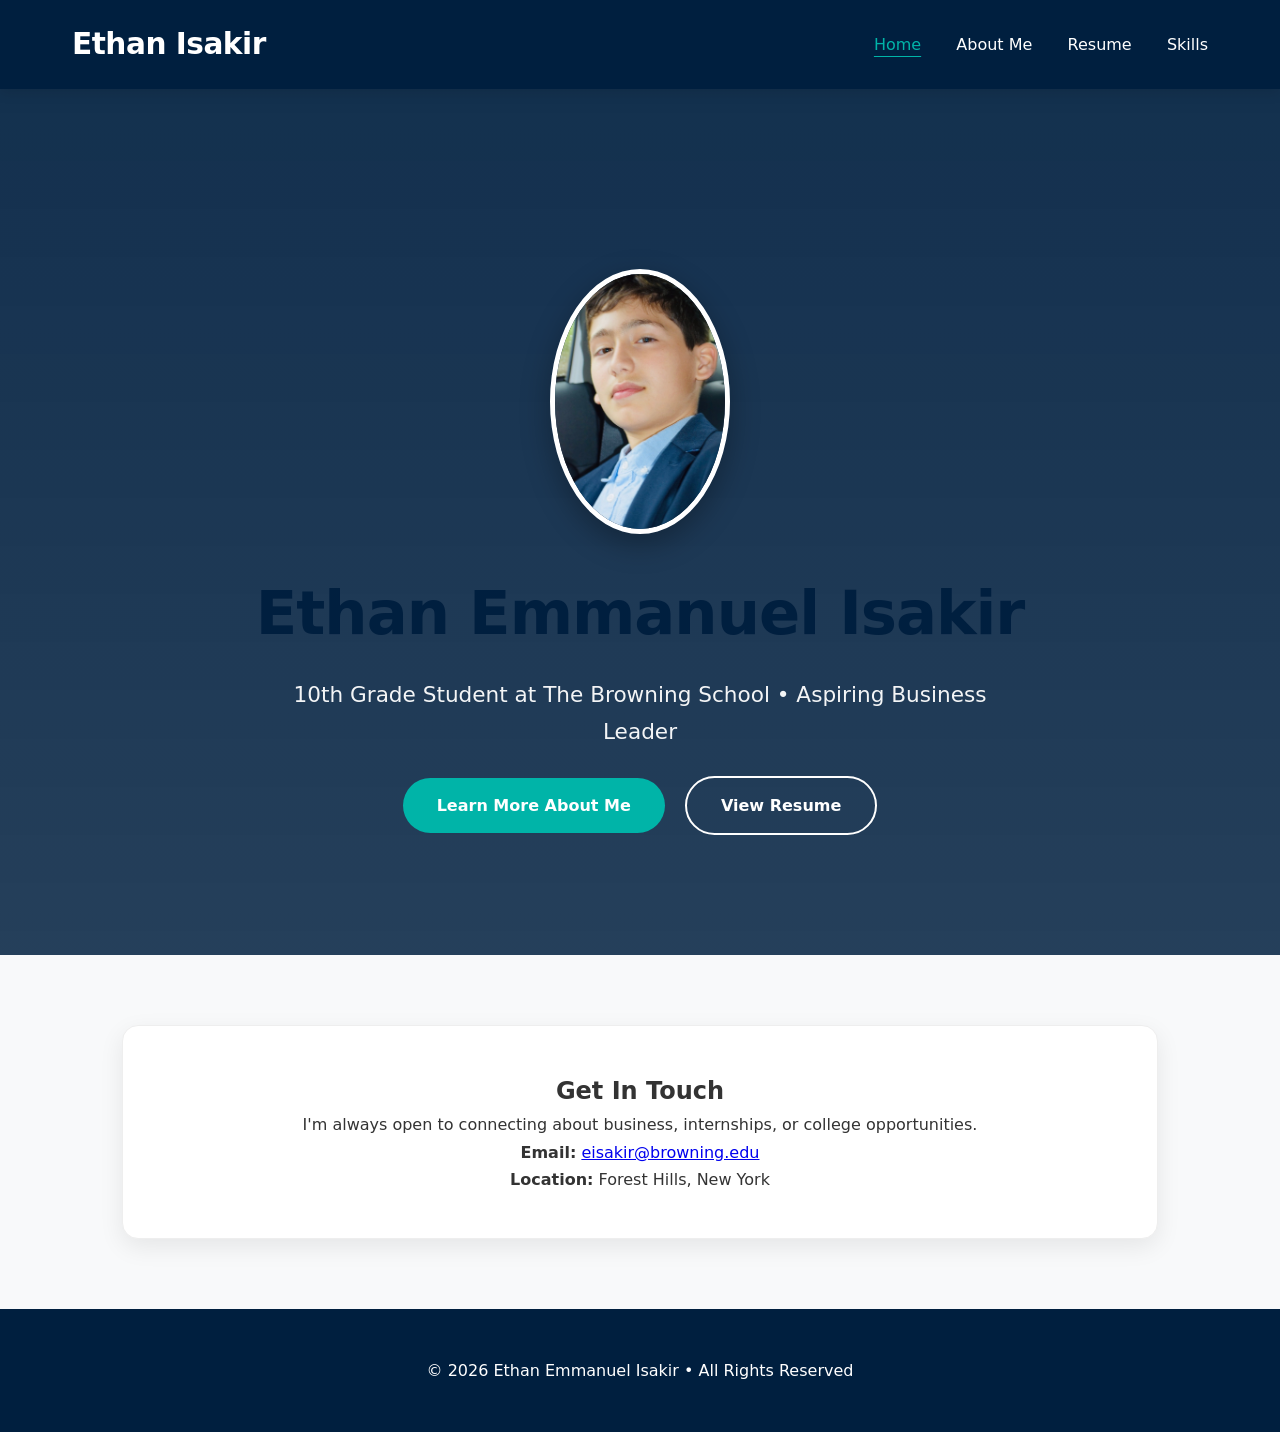
<file: index.html>
<!DOCTYPE html>
<html lang="en">
<head>
    <meta charset="UTF-8">
    <meta name="viewport" content="width=device-width, initial-scale=1.0">
    <title>Ethan Isakir | Portfolio</title>
    <link rel="stylesheet" href="styles.css">
</head>
<body>
    <nav>
        <div class="nav-container">
            <h2>Ethan Isakir</h2>
            <ul>
                <li><a href="index.html" class="active">Home</a></li>
                <li><a href="about.html">About Me</a></li>
                <li><a href="resume.html">Resume</a></li>
                <li><a href="skills.html">Skills</a></li>
            </ul>
        </div>
    </nav>

    <header class="hero">
        <img src="photo.jpg" alt="Ethan Isakir" style="width: 180px; border-radius: 50%; border: 5px solid white; margin-bottom: 20px;">
        <h1>Ethan Emmanuel Isakir</h1>
        <p>10th Grade Student at The Browning School • Aspiring Business Leader</p>
        <a href="about.html" class="btn">Learn More About Me</a>
        <a href="resume.html" class="btn" style="margin-left: 15px; background: transparent; border: 2px solid white;">View Resume</a>
    </header>

    <!-- Updated Contact Section -->
    <section class="content">
        <div class="card" style="text-align: center;">
            <h2>Get In Touch</h2>
            <p>I'm always open to connecting about business, internships, or college opportunities.</p>
            <p><strong>Email:</strong> <a href="mailto:eisakir@browning.edu">eisakir@browning.edu</a></p>
            <p><strong>Location:</strong> Forest Hills, New York</p>
        </div>
    </section>

    <footer>
        <p>&copy; 2026 Ethan Emmanuel Isakir • All Rights Reserved</p>
    </footer>
</body>
</html>
</file>
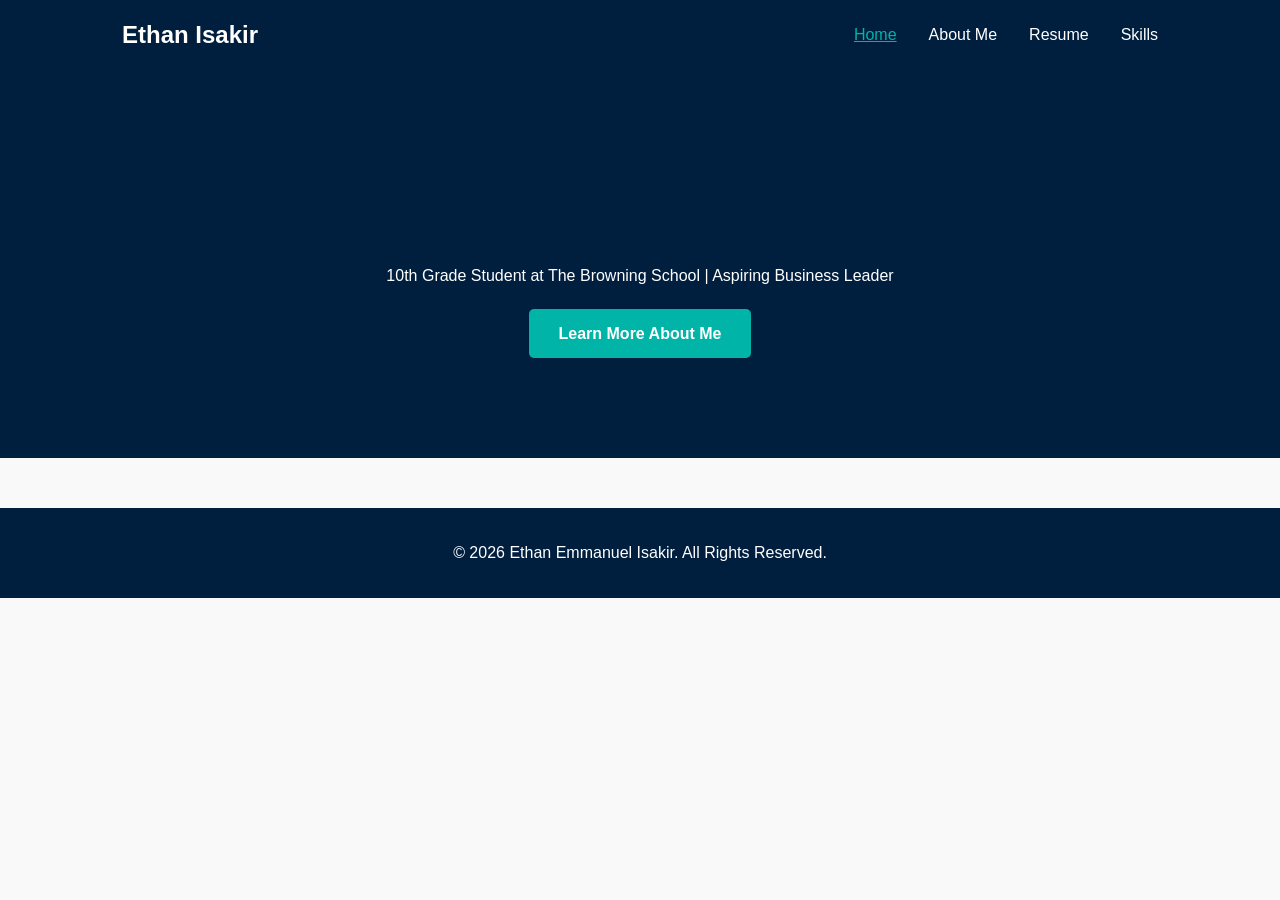
<file: Project/index.html>
<!DOCTYPE html>
<html lang="en">
<head>
    <meta charset="UTF-8">
    <meta name="viewport" content="width=device-width, initial-scale=1.0">
    <title>Ethan Emmanuel Isakir</title>
    <link rel="stylesheet" href="styles.css">
</head>
<body>
    <nav>
        <div class="nav-container">
            <h2>Ethan Isakir</h2>
            <ul>
                <li><a href="index.html" class="active">Home</a></li>
                <li><a href="about.html">About Me</a></li>
                <li><a href="resume.html">Resume</a></li>
                <li><a href="skills.html">Skills</a></li>
            </ul>
        </div>
    </nav>

    <header class="hero">
        <h1>Welcome to My Portfolio</h1>
        <p>10th Grade Student at The Browning School | Aspiring Business Leader</p>
        <a href="about.html" class="btn">Learn More About Me</a>
    </header>

    <footer>
        <p>&copy; 2026 Ethan Emmanuel Isakir. All Rights Reserved.</p>
    </footer>
</body>
</html>
</file>
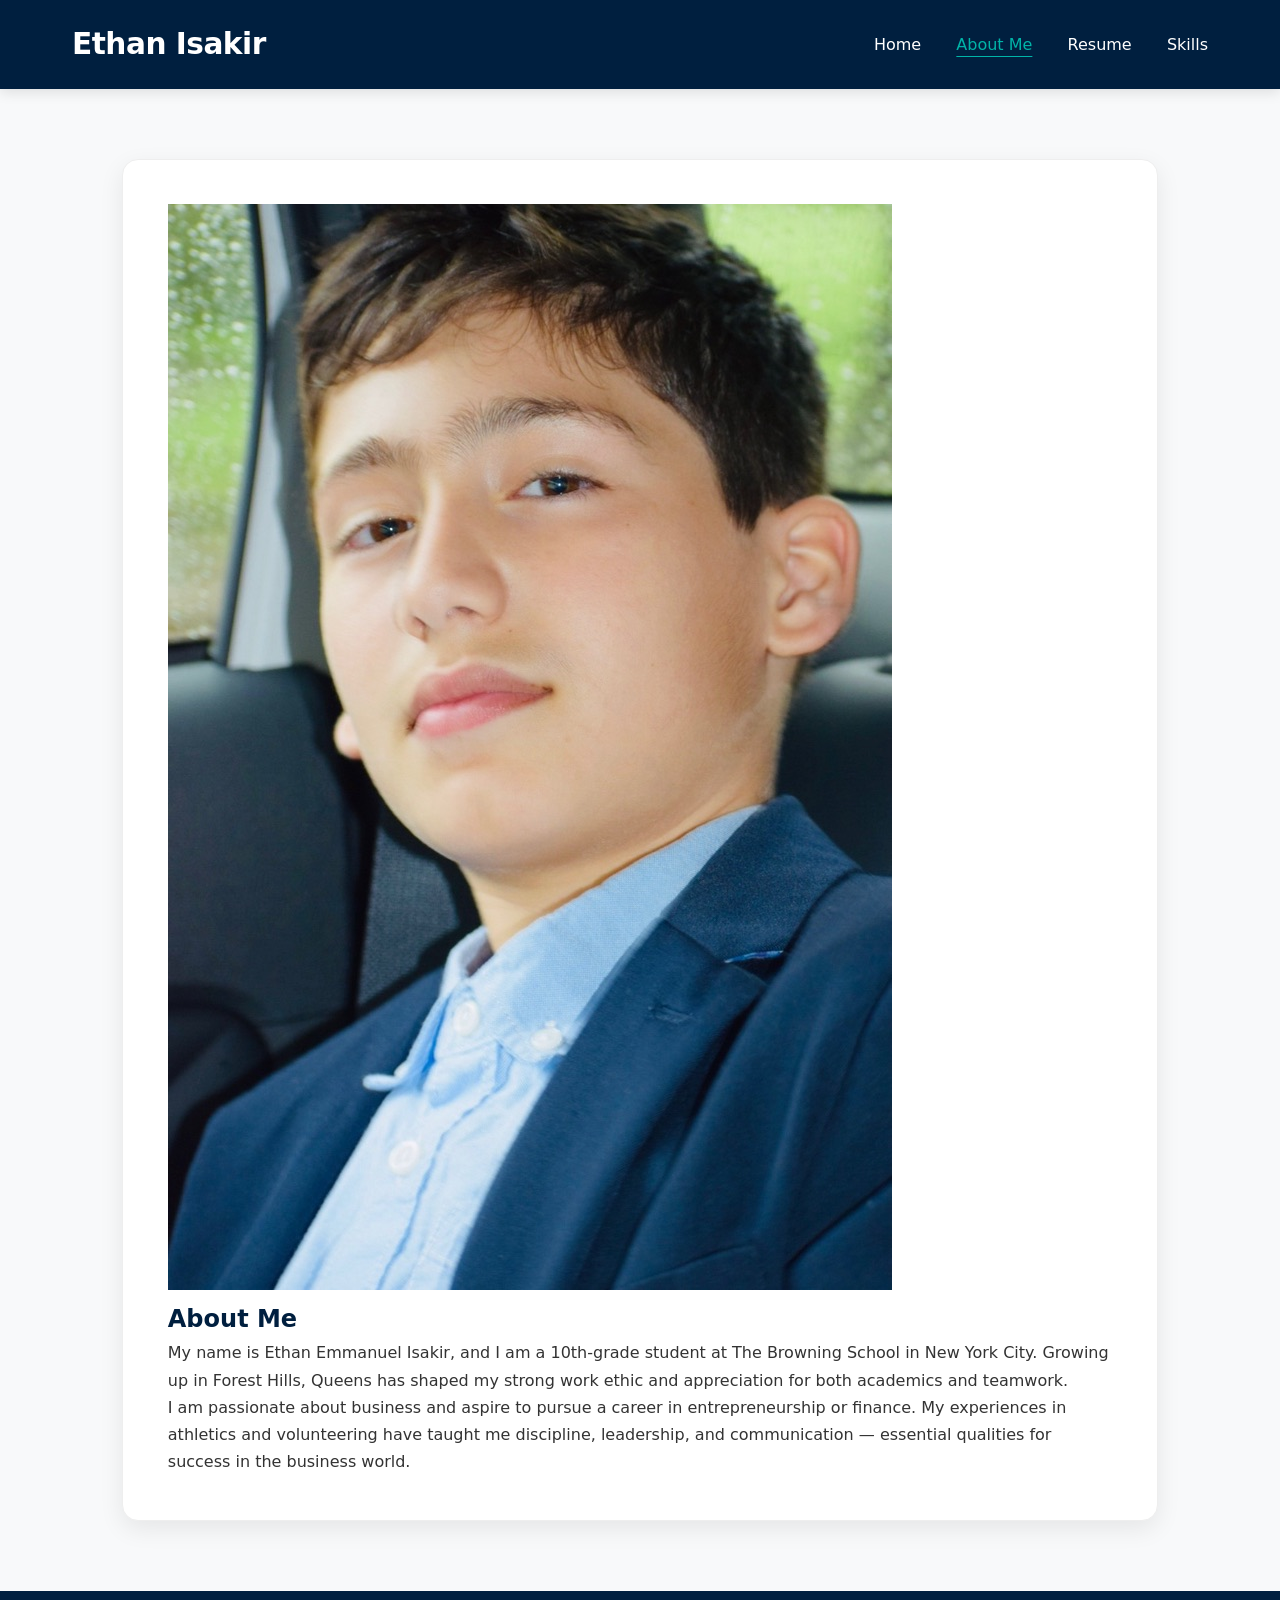
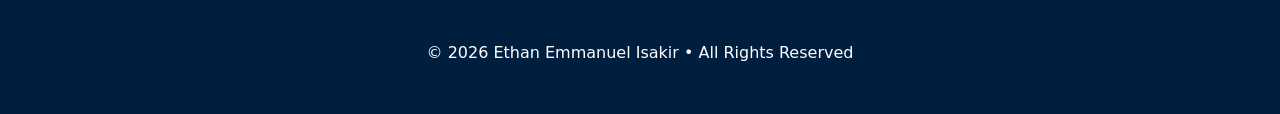
<file: about.html>
<!DOCTYPE html>
<html lang="en">
<head>
    <meta charset="UTF-8">
    <meta name="viewport" content="width=device-width, initial-scale=1.0">
    <title>About Me - Ethan Isakir</title>
    <link rel="stylesheet" href="styles.css">
</head>
<body>
    <nav>
        <div class="nav-container">
            <h2>Ethan Isakir</h2>
            <ul>
                <li><a href="index.html">Home</a></li>
                <li><a href="about.html" class="active">About Me</a></li>
                <li><a href="resume.html">Resume</a></li>
                <li><a href="skills.html">Skills</a></li>
            </ul>
        </div>
    </nav>

    <section class="content">
        <div class="card">
            <img src="photo.jpg" alt="Ethan Isakir" class="profile">
            <h1>About Me</h1>
            <p>My name is Ethan Emmanuel Isakir, and I am a 10th-grade student at The Browning School in New York City. Growing up in Forest Hills, Queens has shaped my strong work ethic and appreciation for both academics and teamwork.</p>
            
            <p>I am passionate about business and aspire to pursue a career in entrepreneurship or finance. My experiences in athletics and volunteering have taught me discipline, leadership, and communication — essential qualities for success in the business world.</p>
        </div>
    </section>

    <footer>
        <p>&copy; 2026 Ethan Emmanuel Isakir • All Rights Reserved</p>
    </footer>
</body>
</html>
</file>
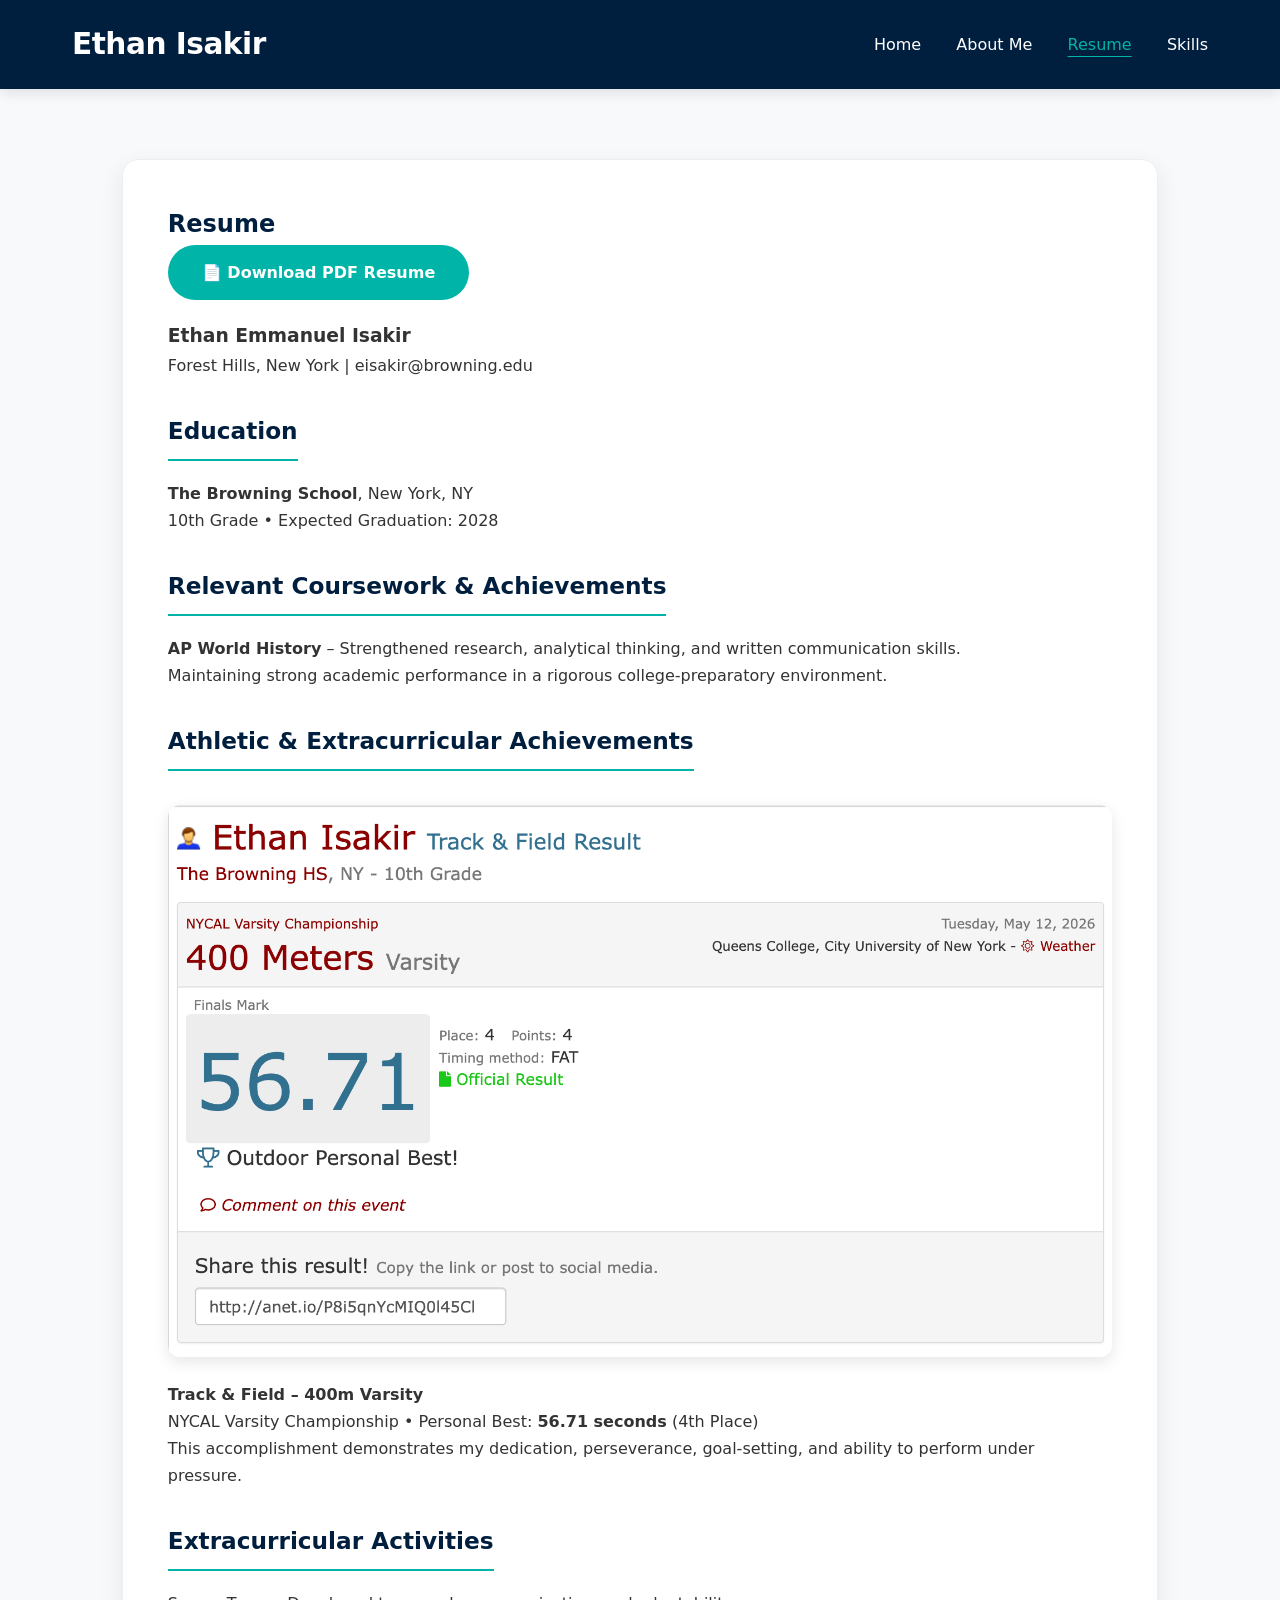
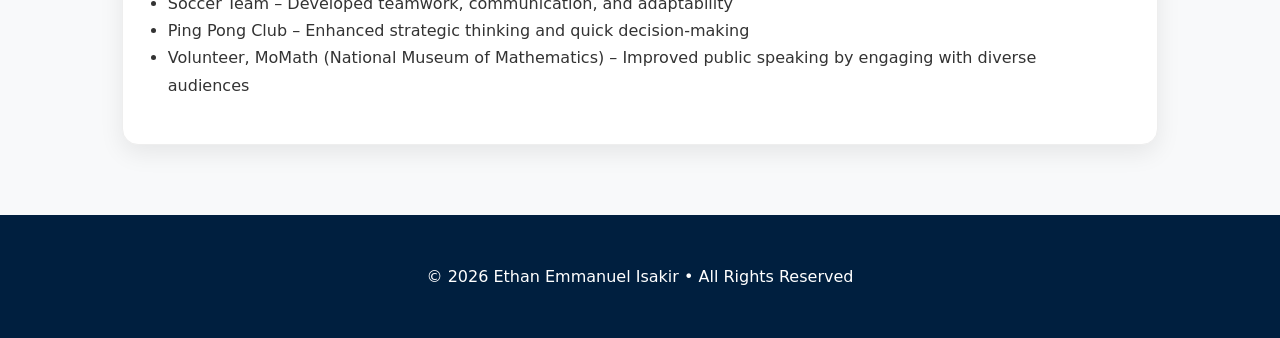
<file: resume.html>
<!DOCTYPE html>
<html lang="en">
<head>
    <meta charset="UTF-8">
    <meta name="viewport" content="width=device-width, initial-scale=1.0">
    <title>Resume - Ethan Isakir</title>
    <link rel="stylesheet" href="styles.css">
</head>
<body>
    <nav>
        <div class="nav-container">
            <h2>Ethan Isakir</h2>
            <ul>
                <li><a href="index.html">Home</a></li>
                <li><a href="about.html">About Me</a></li>
                <li><a href="resume.html" class="active">Resume</a></li>
                <li><a href="skills.html">Skills</a></li>
            </ul>
        </div>
    </nav>

    <section class="content">
        <div class="card">
            <h1>Resume</h1>
            <div style="margin-bottom: 20px;">
                <a href="resume.pdf" class="btn">📄 Download PDF Resume</a>
            </div>
            
            <h3>Ethan Emmanuel Isakir</h3>
            <p>Forest Hills, New York | eisakir@browning.edu</p>

            <h4>Education</h4>
            <p><strong>The Browning School</strong>, New York, NY<br>
            10th Grade • Expected Graduation: 2028</p>

            <h4>Relevant Coursework & Achievements</h4>
            <p><strong>AP World History</strong> – Strengthened research, analytical thinking, and written communication skills.</p>
            <p>Maintaining strong academic performance in a rigorous college-preparatory environment.</p>

            <h4>Athletic & Extracurricular Achievements</h4>
            <img src="track-result.jpg" alt="400m Track Result" style="max-width: 100%; border-radius: 12px; margin: 15px 0; box-shadow: 0 5px 15px rgba(0,0,0,0.1);">
            <p><strong>Track & Field – 400m Varsity</strong><br>
            NYCAL Varsity Championship • Personal Best: <strong>56.71 seconds</strong> (4th Place)<br>
            This accomplishment demonstrates my dedication, perseverance, goal-setting, and ability to perform under pressure.</p>

            <h4>Extracurricular Activities</h4>
            <ul>
                <li>Soccer Team – Developed teamwork, communication, and adaptability</li>
                <li>Ping Pong Club – Enhanced strategic thinking and quick decision-making</li>
                <li>Volunteer, MoMath (National Museum of Mathematics) – Improved public speaking by engaging with diverse audiences</li>
            </ul>
        </div>
    </section>

    <footer>
        <p>&copy; 2026 Ethan Emmanuel Isakir • All Rights Reserved</p>
    </footer>
</body>
</html>
</file>
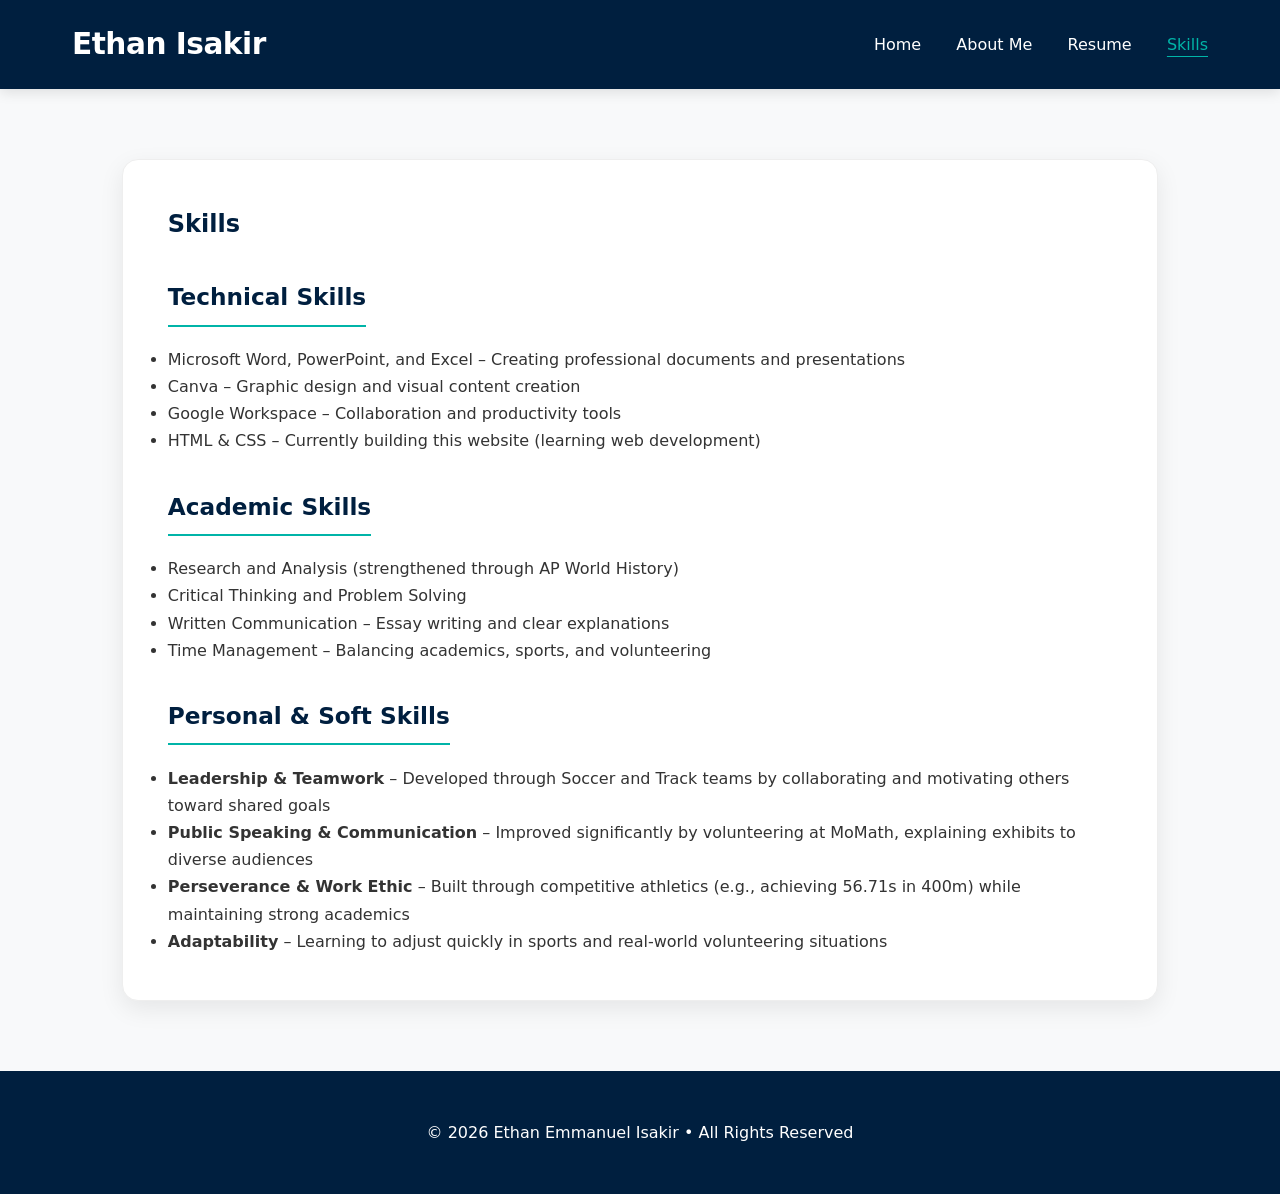
<file: skills.html>
<!DOCTYPE html>
<html lang="en">
<head>
    <meta charset="UTF-8">
    <meta name="viewport" content="width=device-width, initial-scale=1.0">
    <title>Skills - Ethan Isakir</title>
    <link rel="stylesheet" href="styles.css">
</head>
<body>
    <nav>
        <div class="nav-container">
            <h2>Ethan Isakir</h2>
            <ul>
                <li><a href="index.html">Home</a></li>
                <li><a href="about.html">About Me</a></li>
                <li><a href="resume.html">Resume</a></li>
                <li><a href="skills.html" class="active">Skills</a></li>
            </ul>
        </div>
    </nav>

    <section class="content">
        <div class="card">
            <h1>Skills</h1>

            <h4>Technical Skills</h4>
            <ul>
                <li>Microsoft Word, PowerPoint, and Excel – Creating professional documents and presentations</li>
                <li>Canva – Graphic design and visual content creation</li>
                <li>Google Workspace – Collaboration and productivity tools</li>
                <li>HTML & CSS – Currently building this website (learning web development)</li>
            </ul>

            <h4>Academic Skills</h4>
            <ul>
                <li>Research and Analysis (strengthened through AP World History)</li>
                <li>Critical Thinking and Problem Solving</li>
                <li>Written Communication – Essay writing and clear explanations</li>
                <li>Time Management – Balancing academics, sports, and volunteering</li>
            </ul>

            <h4>Personal & Soft Skills</h4>
            <ul>
                <li><strong>Leadership & Teamwork</strong> – Developed through Soccer and Track teams by collaborating and motivating others toward shared goals</li>
                <li><strong>Public Speaking & Communication</strong> – Improved significantly by volunteering at MoMath, explaining exhibits to diverse audiences</li>
                <li><strong>Perseverance & Work Ethic</strong> – Built through competitive athletics (e.g., achieving 56.71s in 400m) while maintaining strong academics</li>
                <li><strong>Adaptability</strong> – Learning to adjust quickly in sports and real-world volunteering situations</li>
            </ul>
        </div>
    </section>

    <footer>
        <p>&copy; 2026 Ethan Emmanuel Isakir • All Rights Reserved</p>
    </footer>
</body>
</html>
</file>
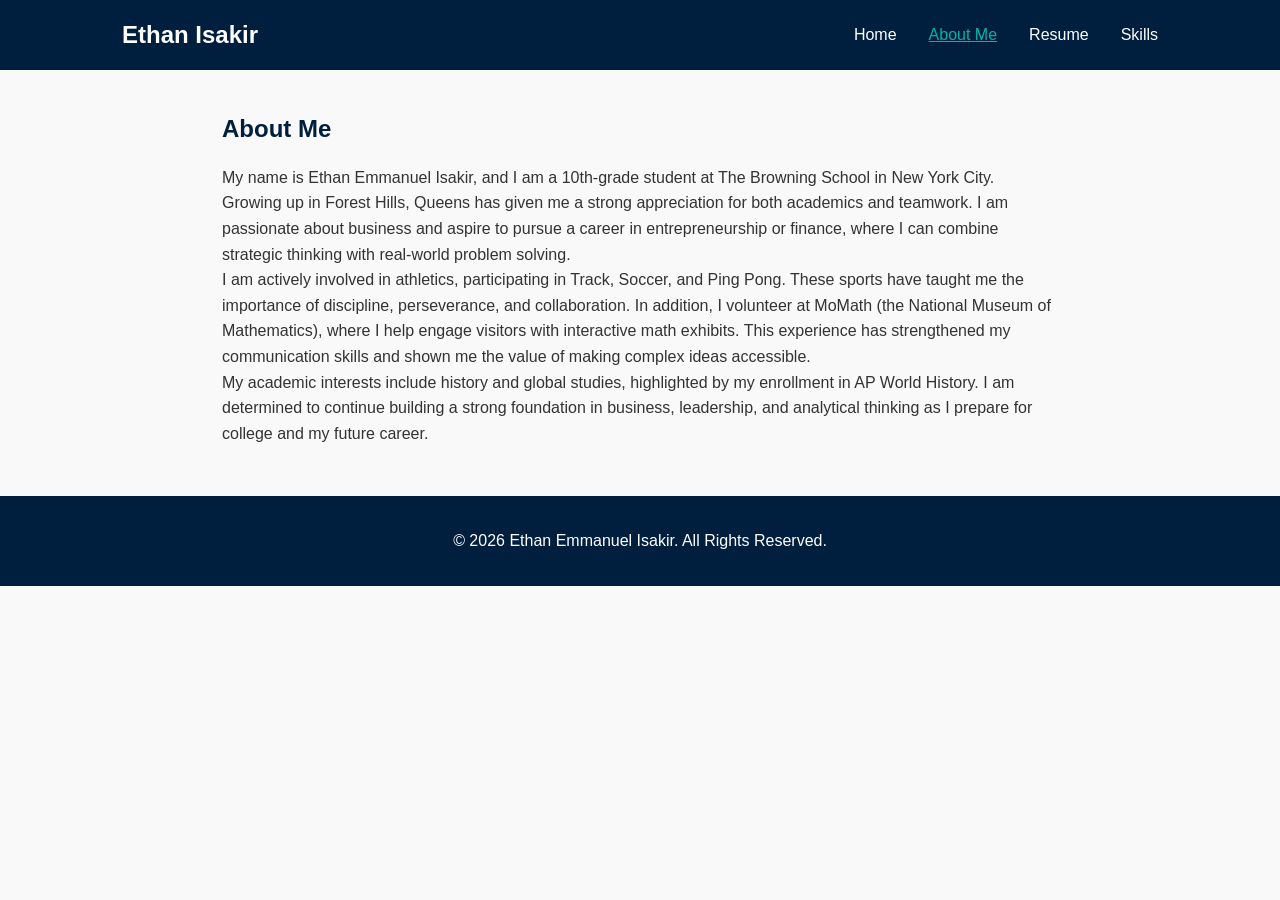
<file: Project/about.html>
<!DOCTYPE html>
<html lang="en">
<head>
    <meta charset="UTF-8">
    <meta name="viewport" content="width=device-width, initial-scale=1.0">
    <title>About Me - Ethan Isakir</title>
    <link rel="stylesheet" href="styles.css">
</head>
<body>
    <nav>
        <div class="nav-container">
            <h2>Ethan Isakir</h2>
            <ul>
                <li><a href="index.html">Home</a></li>
                <li><a href="about.html" class="active">About Me</a></li>
                <li><a href="resume.html">Resume</a></li>
                <li><a href="skills.html">Skills</a></li>
            </ul>
        </div>
    </nav>

    <section class="content">
        <h1>About Me</h1>
        <p>My name is Ethan Emmanuel Isakir, and I am a 10th-grade student at The Browning School in New York City. Growing up in Forest Hills, Queens has given me a strong appreciation for both academics and teamwork. I am passionate about business and aspire to pursue a career in entrepreneurship or finance, where I can combine strategic thinking with real-world problem solving.</p>
        
        <p>I am actively involved in athletics, participating in Track, Soccer, and Ping Pong. These sports have taught me the importance of discipline, perseverance, and collaboration. In addition, I volunteer at MoMath (the National Museum of Mathematics), where I help engage visitors with interactive math exhibits. This experience has strengthened my communication skills and shown me the value of making complex ideas accessible.</p>
        
        <p>My academic interests include history and global studies, highlighted by my enrollment in AP World History. I am determined to continue building a strong foundation in business, leadership, and analytical thinking as I prepare for college and my future career.</p>
    </section>

    <footer>
        <p>&copy; 2026 Ethan Emmanuel Isakir. All Rights Reserved.</p>
    </footer>
</body>
</html>
</file>
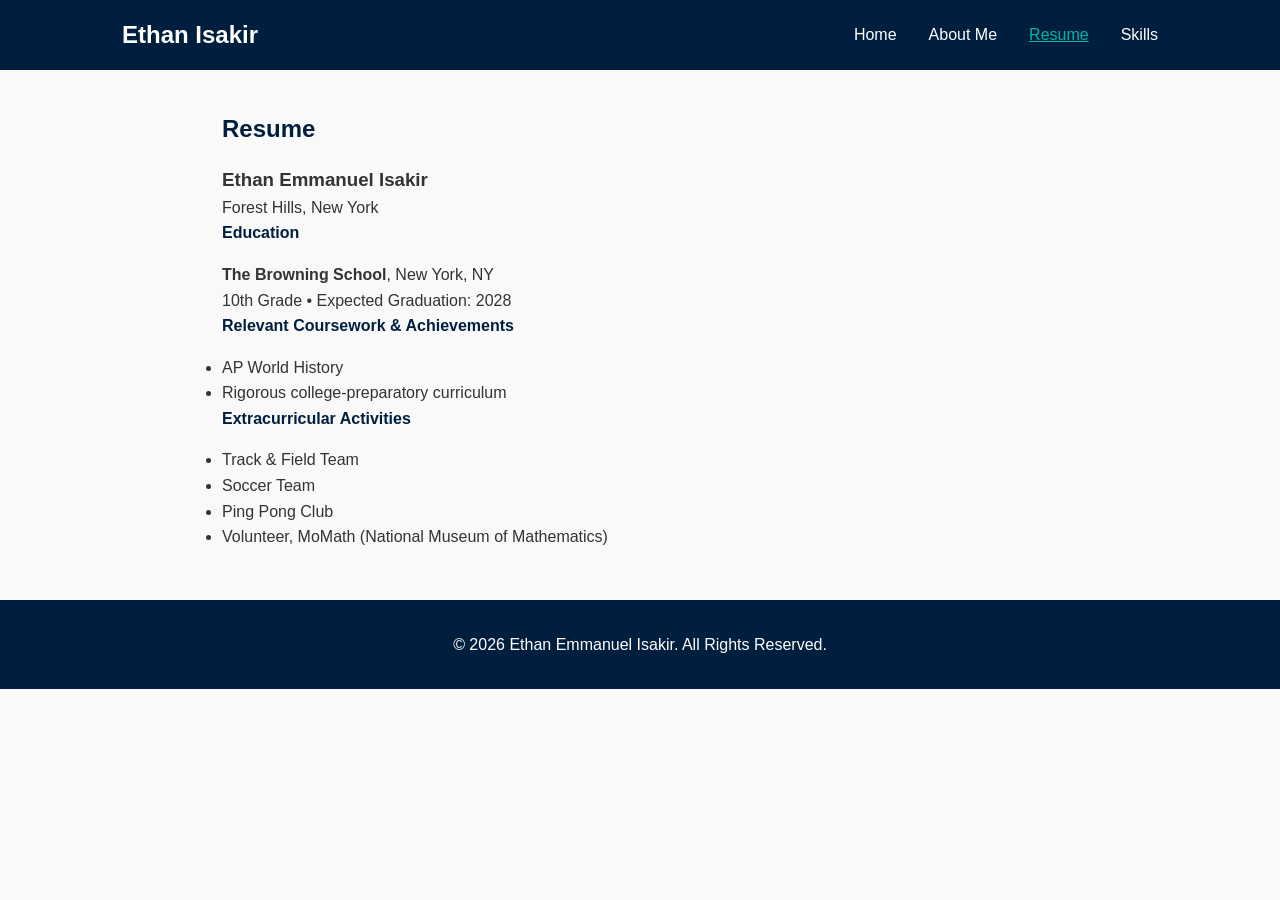
<file: Project/resume.html>
<!DOCTYPE html>
<html lang="en">
<head>
    <meta charset="UTF-8">
    <meta name="viewport" content="width=device-width, initial-scale=1.0">
    <title>Resume - Ethan Isakir</title>
    <link rel="stylesheet" href="styles.css">
</head>
<body>
    <nav>
        <div class="nav-container">
            <h2>Ethan Isakir</h2>
            <ul>
                <li><a href="index.html">Home</a></li>
                <li><a href="about.html">About Me</a></li>
                <li><a href="resume.html" class="active">Resume</a></li>
                <li><a href="skills.html">Skills</a></li>
            </ul>
        </div>
    </nav>

    <section class="content">
        <h1>Resume</h1>
        <h3>Ethan Emmanuel Isakir</h3>
        <p>Forest Hills, New York</p>

        <h4>Education</h4>
        <p><strong>The Browning School</strong>, New York, NY<br>
        10th Grade • Expected Graduation: 2028</p>

        <h4>Relevant Coursework & Achievements</h4>
        <ul>
            <li>AP World History</li>
            <li>Rigorous college-preparatory curriculum</li>
        </ul>

        <h4>Extracurricular Activities</h4>
        <ul>
            <li>Track & Field Team</li>
            <li>Soccer Team</li>
            <li>Ping Pong Club</li>
            <li>Volunteer, MoMath (National Museum of Mathematics)</li>
        </ul>
    </section>

    <footer>
        <p>&copy; 2026 Ethan Emmanuel Isakir. All Rights Reserved.</p>
    </footer>
</body>
</html>
</file>
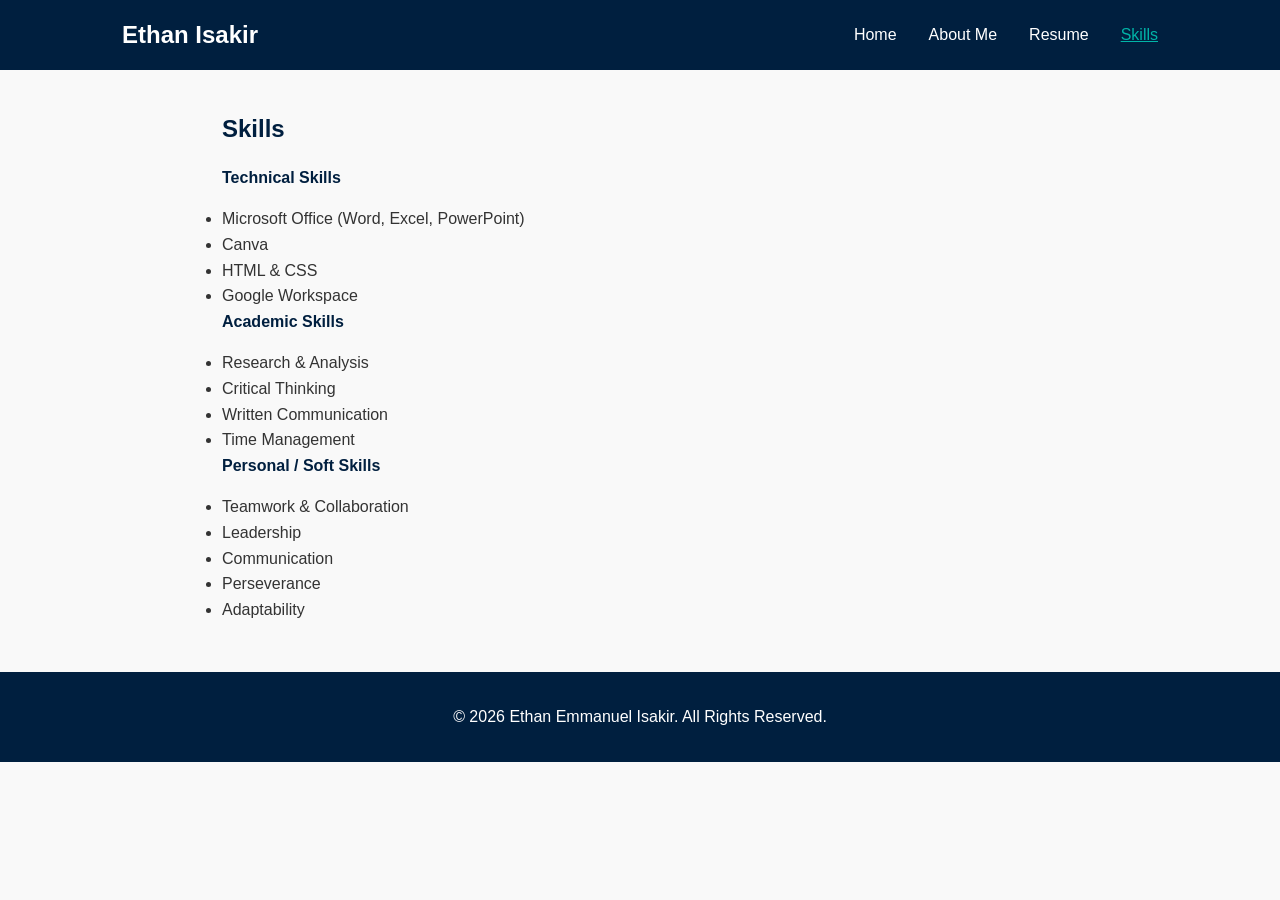
<file: Project/skills.html>
<!DOCTYPE html>
<html lang="en">
<head>
    <meta charset="UTF-8">
    <meta name="viewport" content="width=device-width, initial-scale=1.0">
    <title>Skills - Ethan Isakir</title>
    <link rel="stylesheet" href="styles.css">
</head>
<body>
    <nav>
        <div class="nav-container">
            <h2>Ethan Isakir</h2>
            <ul>
                <li><a href="index.html">Home</a></li>
                <li><a href="about.html">About Me</a></li>
                <li><a href="resume.html">Resume</a></li>
                <li><a href="skills.html" class="active">Skills</a></li>
            </ul>
        </div>
    </nav>

    <section class="content">
        <h1>Skills</h1>
        
        <h4>Technical Skills</h4>
        <ul>
            <li>Microsoft Office (Word, Excel, PowerPoint)</li>
            <li>Canva</li>
            <li>HTML & CSS</li>
            <li>Google Workspace</li>
        </ul>

        <h4>Academic Skills</h4>
        <ul>
            <li>Research & Analysis</li>
            <li>Critical Thinking</li>
            <li>Written Communication</li>
            <li>Time Management</li>
        </ul>

        <h4>Personal / Soft Skills</h4>
        <ul>
            <li>Teamwork & Collaboration</li>
            <li>Leadership</li>
            <li>Communication</li>
            <li>Perseverance</li>
            <li>Adaptability</li>
        </ul>
    </section>

    <footer>
        <p>&copy; 2026 Ethan Emmanuel Isakir. All Rights Reserved.</p>
    </footer>
</body>
</html>
</file>
<file: styles.css>
* {
    margin: 0;
    padding: 0;
    box-sizing: border-box;
}

body {
    font-family: 'Segoe UI', system-ui, sans-serif;
    line-height: 1.7;
    color: #333;
    background-color: #f8f9fa;
}

nav {
    background-color: #001F3F;
    color: white;
    position: sticky;
    top: 0;
    z-index: 100;
    box-shadow: 0 4px 12px rgba(0,0,0,0.1);
}

.nav-container {
    max-width: 1200px;
    margin: 0 auto;
    padding: 1.2rem 2rem;
    display: flex;
    justify-content: space-between;
    align-items: center;
}

nav h2 {
    color: #fff;
    font-size: 1.85rem;
    letter-spacing: -0.5px;
}

nav ul {
    list-style: none;
    display: flex;
    gap: 2.2rem;
}

nav a {
    color: white;
    text-decoration: none;
    font-weight: 500;
    transition: all 0.3s;
}

nav a:hover, nav a.active {
    color: #00B4A8;
    text-decoration: underline;
    text-underline-offset: 6px;
}

.hero {
    background: linear-gradient(rgba(0,31,63,0.92), rgba(0,31,63,0.85)), 
                url('https://source.unsplash.com/random/1920x1080/?newyork,skyline') center/cover;
    color: white;
    text-align: center;
    padding: 180px 20px 120px;
}

.hero img {
    width: 190px;
    border-radius: 50%;
    border: 6px solid rgba(255,255,255,0.9);
    margin-bottom: 25px;
    box-shadow: 0 10px 30px rgba(0,0,0,0.3);
}

.hero h1 {
    font-size: 3.8rem;
    margin-bottom: 12px;
    letter-spacing: -1px;
}

.hero p {
    font-size: 1.35rem;
    max-width: 700px;
    margin: 0 auto 25px;
    opacity: 0.95;
}

.btn {
    background-color: #00B4A8;
    color: white;
    padding: 14px 34px;
    border-radius: 50px;
    text-decoration: none;
    font-weight: 600;
    transition: all 0.3s;
    display: inline-block;
}

.btn:hover {
    background-color: #00997f;
    transform: translateY(-4px);
    box-shadow: 0 8px 20px rgba(0,180,168,0.3);
}

.content {
    max-width: 1100px;
    margin: 70px auto;
    padding: 0 2rem;
}

.card {
    background: white;
    border-radius: 16px;
    box-shadow: 0 8px 25px rgba(0,0,0,0.08);
    padding: 2.8rem;
    margin-bottom: 2.8rem;
    border: 1px solid #eee;
}

h1, h4 {
    color: #001F3F;
}

h4 {
    font-size: 1.45rem;
    margin: 2rem 0 1.2rem;
    border-bottom: 2px solid #00B4A8;
    padding-bottom: 8px;
    display: inline-block;
}

footer {
    text-align: center;
    padding: 3rem;
    background-color: #001F3F;
    color: white;
    margin-top: 4rem;
}

/* Responsive */
@media (max-width: 768px) {
    .nav-container { flex-direction: column; gap: 1rem; }
    nav ul { gap: 1.5rem; }
    .hero h1 { font-size: 2.8rem; }
}
</file>
<file: Project/styles.css>
* {
    margin: 0;
    padding: 0;
    box-sizing: border-box;
}

body {
    font-family: 'Segoe UI', Tahoma, Geneva, Verdana, sans-serif;
    line-height: 1.6;
    color: #333;
    background-color: #f9f9f9;
}

nav {
    background-color: #001F3F;
    color: white;
    padding: 1rem 0;
    position: sticky;
    top: 0;
    z-index: 100;
}

.nav-container {
    max-width: 1100px;
    margin: 0 auto;
    display: flex;
    justify-content: space-between;
    align-items: center;
    padding: 0 2rem;
}

nav ul {
    list-style: none;
    display: flex;
    gap: 2rem;
}

nav a {
    color: white;
    text-decoration: none;
    font-weight: 500;
}

nav a:hover, nav a.active {
    color: #00B4A8;
    text-decoration: underline;
}

.hero {
    background-color: #001F3F;
    color: white;
    text-align: center;
    padding: 100px 20px;
}

.hero h1 {
    font-size: 3rem;
    margin-bottom: 1rem;
}

.btn {
    display: inline-block;
    background-color: #00B4A8;
    color: white;
    padding: 12px 30px;
    border-radius: 5px;
    text-decoration: none;
    margin-top: 20px;
    font-weight: bold;
}

.content {
    max-width: 900px;
    margin: 40px auto;
    padding: 0 2rem;
}

h1, h4 {
    color: #001F3F;
    margin-bottom: 1rem;
}

footer {
    text-align: center;
    padding: 2rem;
    background-color: #001F3F;
    color: white;
    margin-top: 50px;
}

/* Mobile Responsive */
@media (max-width: 768px) {
    .nav-container {
        flex-direction: column;
        gap: 1rem;
    }
    nav ul {
        flex-direction: column;
        gap: 1rem;
    }
}
</file>
